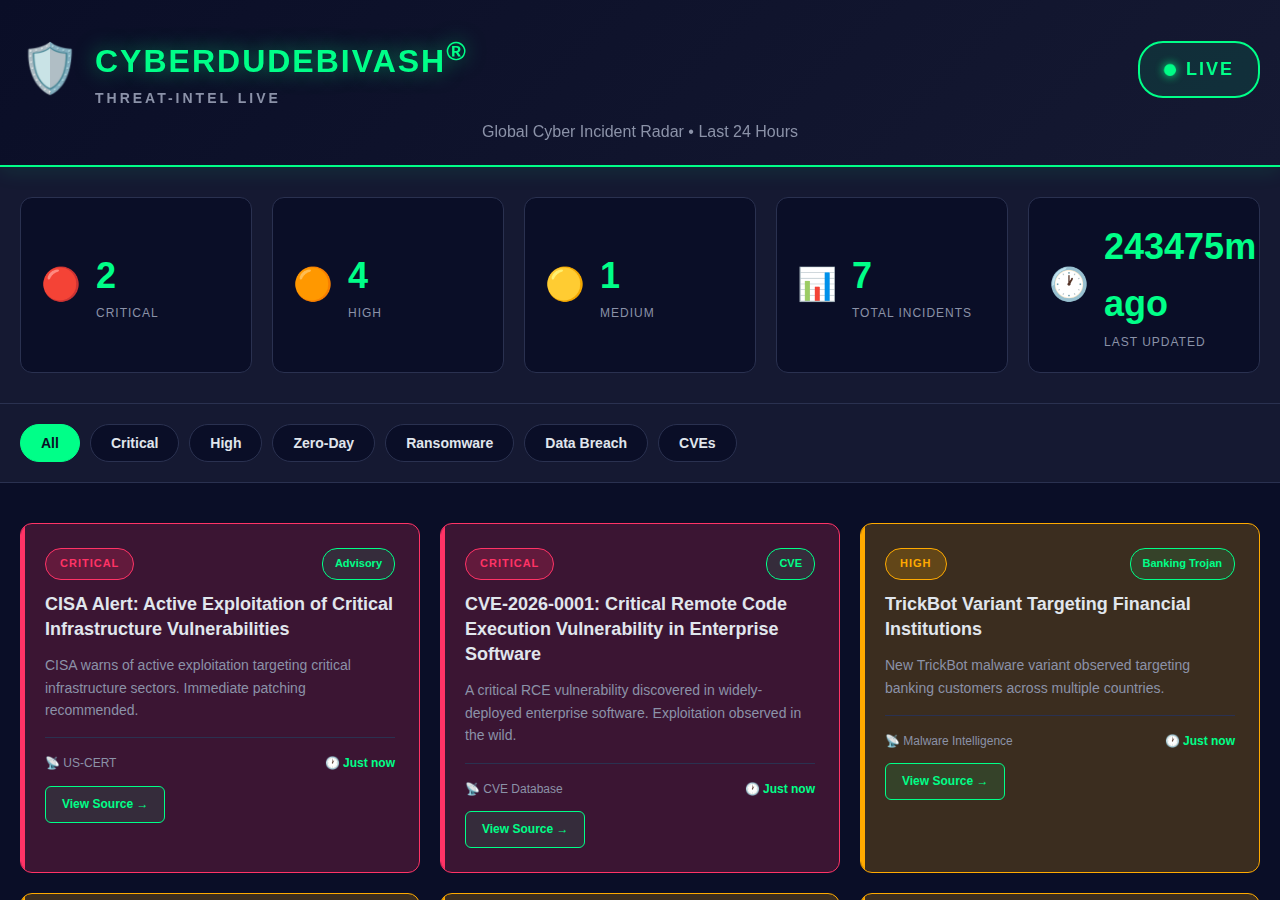
<file: index.html>
<!DOCTYPE html>
<html lang="en">
<head>
    <!-- Open Graph / LinkedIn -->
<meta property="og:title" content="CYBERDUDEBIVASH THREAT-INTEL – LIVE" />
<meta property="og:description" content="Global Cyber Incident Radar tracking data breaches, malware campaigns, zero-day vulnerabilities and critical cyber threats from the last 24 hours." />
<meta property="og:image" content="https://raw.githubusercontent.com/cyberdudebivash/CYBERDUDEBIVASH-THREAT-INTEL/main/assets/threat-intel-og.png" />
<meta property="og:url" content="https://cyberdudebivash.github.io/CYBERDUDEBIVASH-THREAT-INTEL/frontend/dashboard/" />
<meta property="og:type" content="website" />


    <meta charset="UTF-8">
    <meta name="viewport" content="width=device-width, initial-scale=1.0">
    <title>CYBERDUDEBIVASH® THREAT-INTEL LIVE | Global Cyber Incident Radar</title>
    <meta http-equiv="refresh" content="0; url=./frontend/dashboard/index.html">
    <style>
        body {
            margin: 0;
            padding: 0;
            background: linear-gradient(135deg, #0a0e27 0%, #151932 100%);
            color: #00ff88;
            font-family: 'Segoe UI', Tahoma, Geneva, Verdana, sans-serif;
            display: flex;
            align-items: center;
            justify-content: center;
            height: 100vh;
            text-align: center;
        }
        .loader {
            text-align: center;
        }
        .brand {
            font-size: 48px;
            font-weight: 800;
            margin-bottom: 20px;
            text-shadow: 0 0 20px rgba(0, 255, 136, 0.5);
        }
        .subtitle {
            font-size: 18px;
            color: #8b92a8;
            margin-bottom: 40px;
        }
        .spinner {
            width: 60px;
            height: 60px;
            border: 4px solid #2a3150;
            border-top-color: #00ff88;
            border-radius: 50%;
            animation: spin 1s linear infinite;
            margin: 0 auto;
        }
        @keyframes spin {
            to { transform: rotate(360deg); }
        }
        .redirect-text {
            margin-top: 30px;
            font-size: 14px;
            color: #8b92a8;
        }
        .redirect-text a {
            color: #00ff88;
            text-decoration: none;
        }
    </style>
</head>
<body>
    <div class="loader">
        <div class="brand">🛡️ CYBERDUDEBIVASH®</div>
        <div class="subtitle">THREAT-INTEL LIVE | Global Cyber Incident Radar</div>
        <div class="spinner"></div>
        <div class="redirect-text">
            Redirecting to dashboard...<br>
            <a href="./frontend/dashboard/index.html">Click here if not redirected automatically</a>
        </div>
        <div style="margin-top: 40px; font-size: 12px; color: #8b92a8;">
            © 2026 CyberDudeBivash Pvt Ltd | iambivash@cyberdudebivash.com
        </div>
    </div>
</body>
</html>
</file>
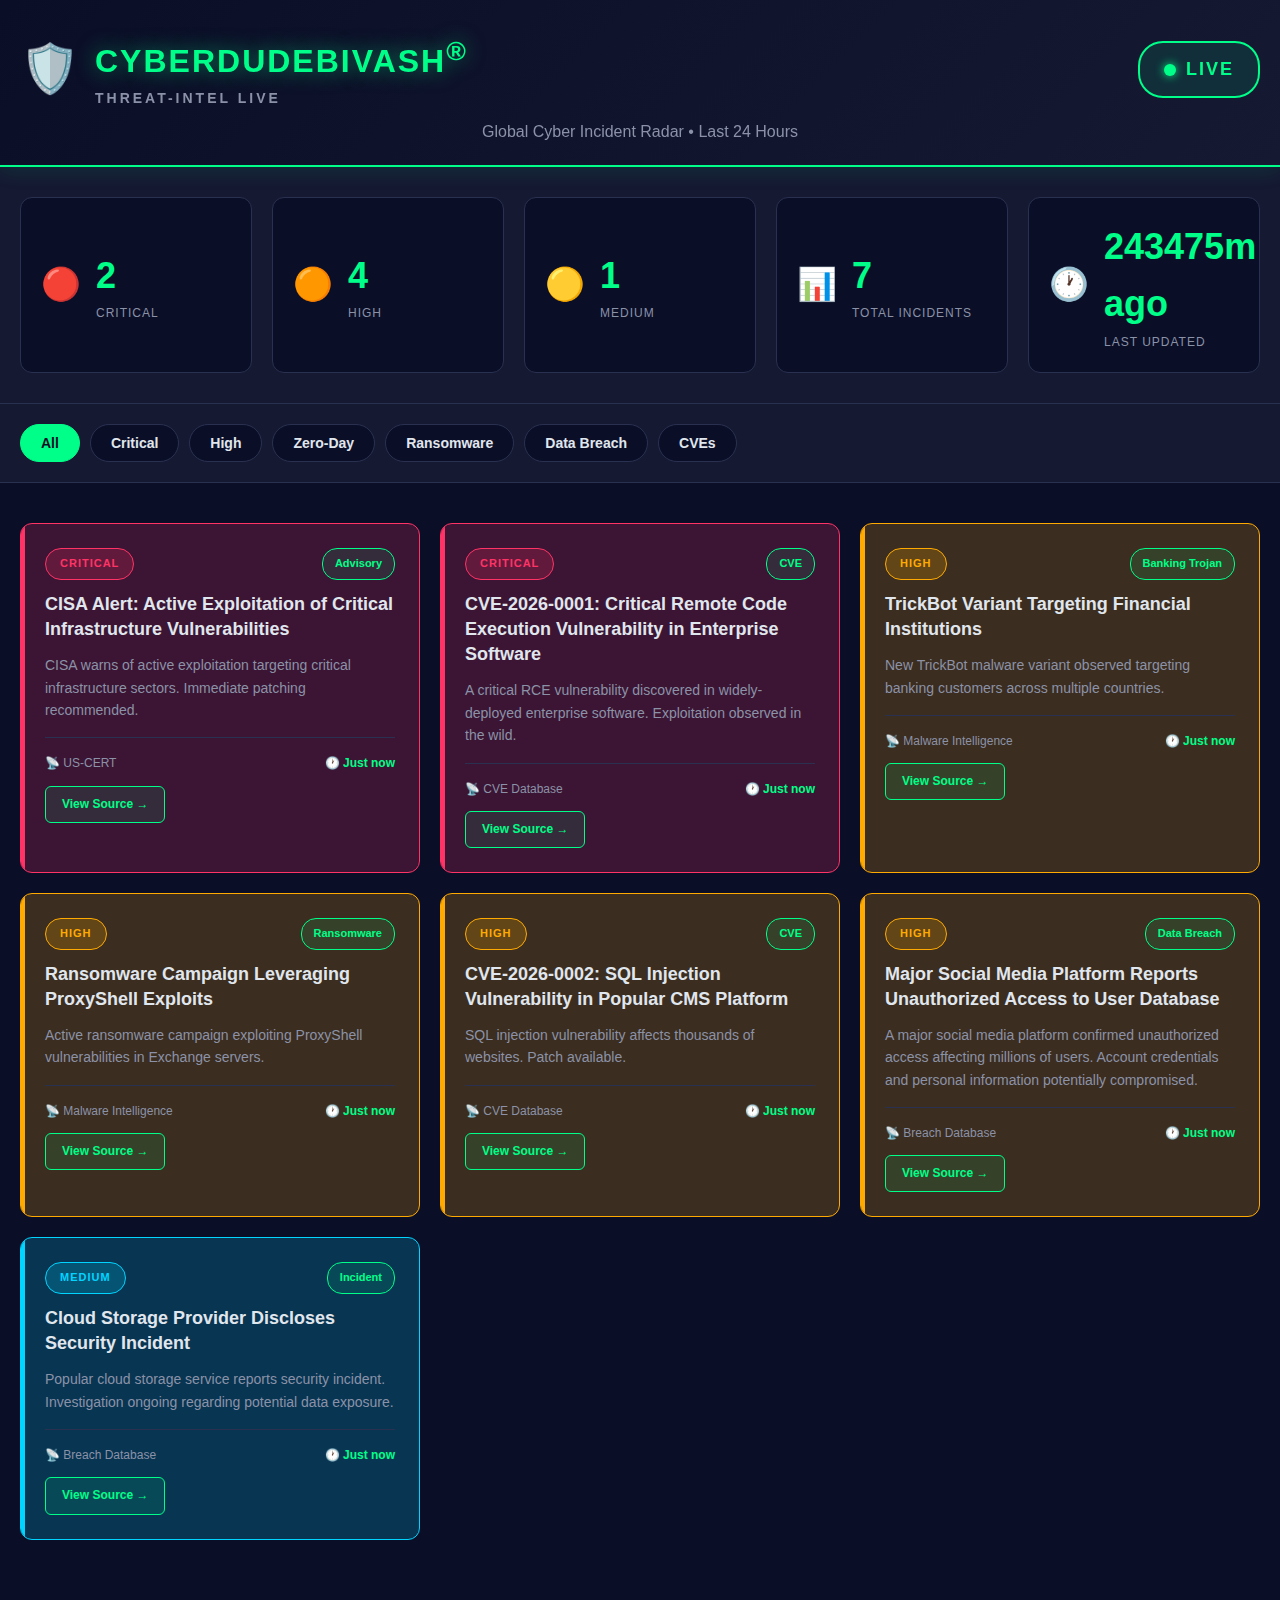
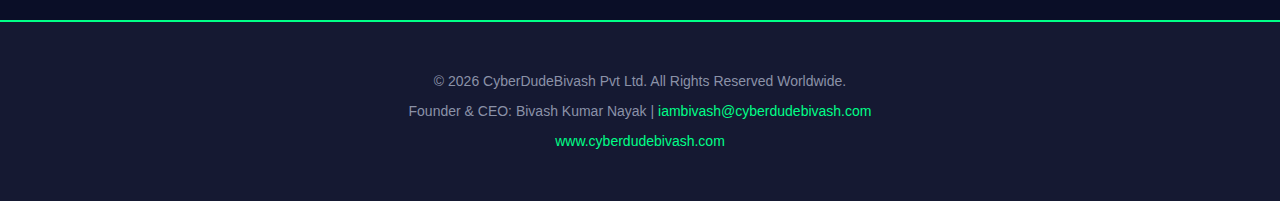
<file: frontend/dashboard/index.html>
<!DOCTYPE html>
<html lang="en">
<head>
    <!-- Open Graph / LinkedIn -->
<meta property="og:title" content="CYBERDUDEBIVASH THREAT-INTEL – LIVE" />
<meta property="og:description" content="Global Cyber Incident Radar tracking data breaches, malware campaigns, zero-day vulnerabilities and critical cyber threats from the last 24 hours." />
<meta property="og:image" content="https://raw.githubusercontent.com/cyberdudebivash/CYBERDUDEBIVASH-THREAT-INTEL/main/assets/threat-intel-og.png" />
<meta property="og:url" content="https://cyberdudebivash.github.io/CYBERDUDEBIVASH-THREAT-INTEL/frontend/dashboard/" />
<meta property="og:type" content="website" />

    <meta charset="UTF-8">
    <meta name="viewport" content="width=device-width, initial-scale=1.0">
    <title>CYBERDUDEBIVASH® THREAT-INTEL LIVE | Global Cyber Incident Radar</title>
    <meta name="description" content="Real-time global cyber threat intelligence feed powered by CyberDudeBivash">
    <link rel="stylesheet" href="../assets/css/dashboard.css">
    <link rel="icon" href="data:image/svg+xml,<svg xmlns=%22http://www.w3.org/2000/svg%22 viewBox=%220 0 100 100%22><text y=%22.9em%22 font-size=%2290%22>🛡️</text></svg>">
</head>
<body>
    <!-- Header -->
    <header class="header">
        <div class="container">
            <div class="header-content">
                <div class="brand">
                    <div class="brand-icon">🛡️</div>
                    <div class="brand-text">
                        <h1>CYBERDUDEBIVASH<sup>®</sup></h1>
                        <p>THREAT-INTEL LIVE</p>
                    </div>
                </div>
                <div class="live-indicator">
                    <span class="pulse"></span>
                    <span class="text">LIVE</span>
                </div>
            </div>
            <div class="subtitle">Global Cyber Incident Radar • Last 24 Hours</div>
        </div>
    </header>

    <!-- Stats Bar -->
    <section class="stats-bar">
        <div class="container">
            <div class="stat-item">
                <div class="stat-icon">🔴</div>
                <div class="stat-content">
                    <div class="stat-value" id="stat-critical">0</div>
                    <div class="stat-label">Critical</div>
                </div>
            </div>
            <div class="stat-item">
                <div class="stat-icon">🟠</div>
                <div class="stat-content">
                    <div class="stat-value" id="stat-high">0</div>
                    <div class="stat-label">High</div>
                </div>
            </div>
            <div class="stat-item">
                <div class="stat-icon">🟡</div>
                <div class="stat-content">
                    <div class="stat-value" id="stat-medium">0</div>
                    <div class="stat-label">Medium</div>
                </div>
            </div>
            <div class="stat-item">
                <div class="stat-icon">📊</div>
                <div class="stat-content">
                    <div class="stat-value" id="stat-total">0</div>
                    <div class="stat-label">Total Incidents</div>
                </div>
            </div>
            <div class="stat-item">
                <div class="stat-icon">🕐</div>
                <div class="stat-content">
                    <div class="stat-value" id="stat-updated">--</div>
                    <div class="stat-label">Last Updated</div>
                </div>
            </div>
        </div>
    </section>

    <!-- Filters -->
    <section class="filters">
        <div class="container">
            <button class="filter-btn active" data-filter="all">All</button>
            <button class="filter-btn" data-filter="CRITICAL">Critical</button>
            <button class="filter-btn" data-filter="HIGH">High</button>
            <button class="filter-btn" data-filter="Zero-Day">Zero-Day</button>
            <button class="filter-btn" data-filter="Ransomware">Ransomware</button>
            <button class="filter-btn" data-filter="Data Breach">Data Breach</button>
            <button class="filter-btn" data-filter="CVE">CVEs</button>
        </div>
    </section>

    <!-- Threat Cards Grid -->
    <section class="threats-section">
        <div class="container">
            <div id="threats-grid" class="threats-grid">
                <!-- Loaded dynamically -->
            </div>
        </div>
    </section>

    <!-- Footer -->
    <footer class="footer">
        <div class="container">
            <p>© 2026 CyberDudeBivash Pvt Ltd. All Rights Reserved Worldwide.</p>
            <p>Founder & CEO: Bivash Kumar Nayak | <a href="mailto:iambivash@cyberdudebivash.com">iambivash@cyberdudebivash.com</a></p>
            <p><a href="https://www.cyberdudebivash.com" target="_blank">www.cyberdudebivash.com</a></p>
        </div>
    </footer>

    <script src="../assets/js/dashboard.js"></script>
</body>
</html>
</file>
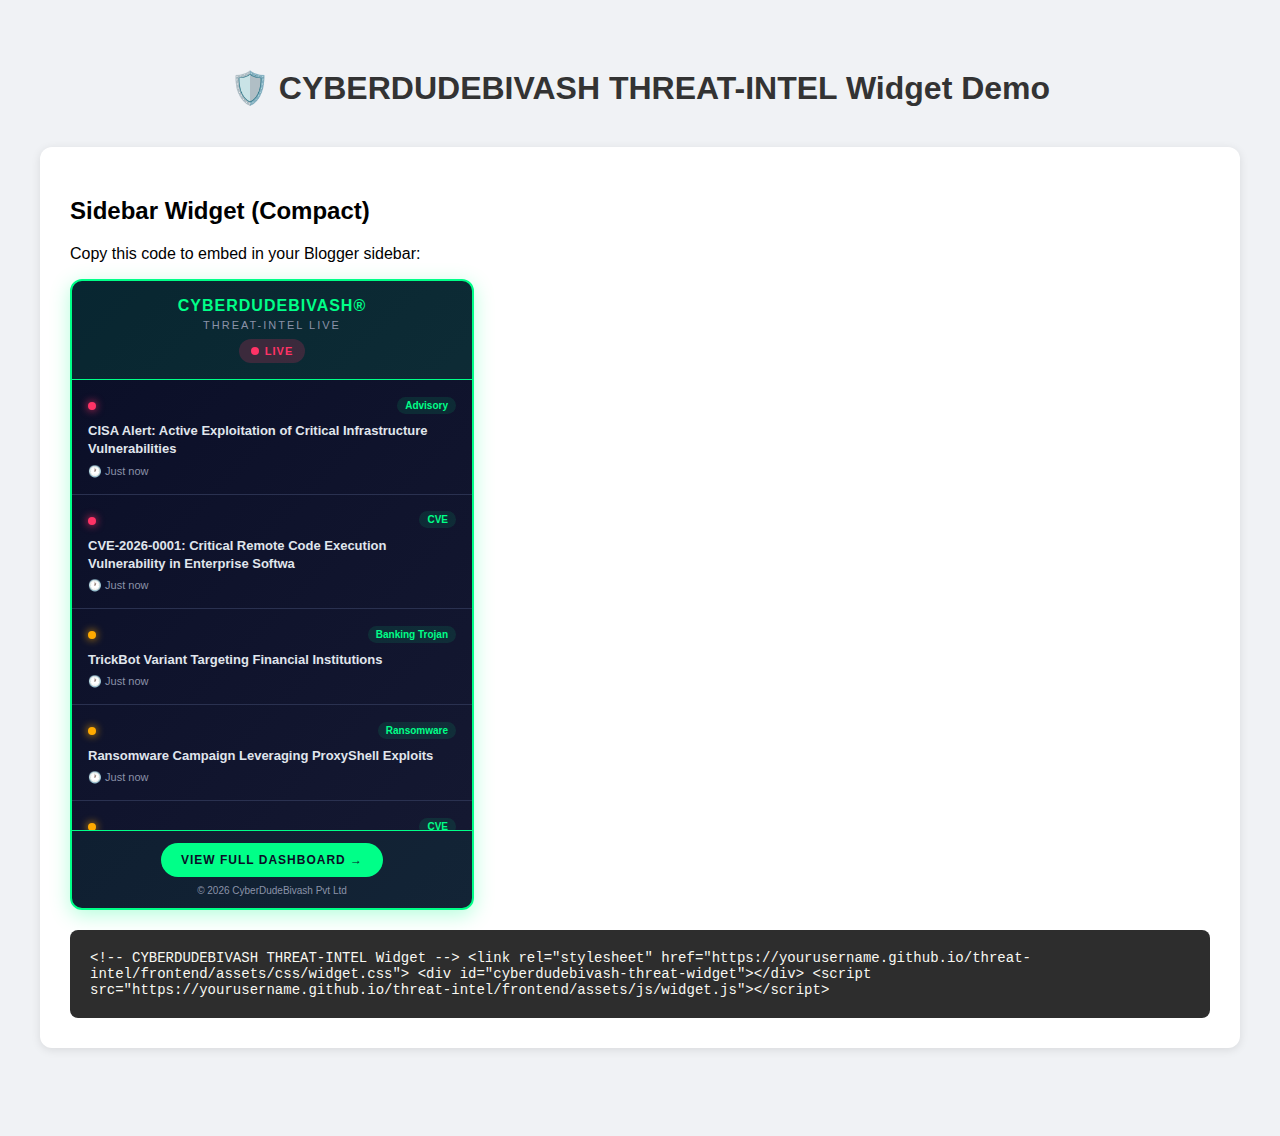
<file: frontend/widget/widget.html>
<!DOCTYPE html>
<html lang="en">
<head>
    <meta charset="UTF-8">
    <meta name="viewport" content="width=device-width, initial-scale=1.0">
    <title>CYBERDUDEBIVASH Threat-Intel Widget Demo</title>
    <style>
        body {
            font-family: Arial, sans-serif;
            background: #f0f2f5;
            padding: 40px 20px;
        }
        .demo-container {
            max-width: 1200px;
            margin: 0 auto;
        }
        h1 {
            text-align: center;
            color: #333;
            margin-bottom: 40px;
        }
        .widget-demo {
            background: white;
            padding: 30px;
            border-radius: 12px;
            box-shadow: 0 2px 10px rgba(0,0,0,0.1);
            margin-bottom: 40px;
        }
        .code-block {
            background: #2d2d2d;
            color: #f8f8f2;
            padding: 20px;
            border-radius: 8px;
            overflow-x: auto;
            font-family: 'Courier New', monospace;
            font-size: 14px;
            margin-top: 20px;
        }
    </style>
</head>
<body>
    <div class="demo-container">
        <h1>🛡️ CYBERDUDEBIVASH THREAT-INTEL Widget Demo</h1>
        
        <div class="widget-demo">
            <h2>Sidebar Widget (Compact)</h2>
            <p>Copy this code to embed in your Blogger sidebar:</p>
            
            <!-- Widget Container -->
            <div id="cyberdudebivash-threat-widget"></div>
            
            <div class="code-block">
&lt;!-- CYBERDUDEBIVASH THREAT-INTEL Widget --&gt;
&lt;link rel="stylesheet" href="https://yourusername.github.io/threat-intel/frontend/assets/css/widget.css"&gt;
&lt;div id="cyberdudebivash-threat-widget"&gt;&lt;/div&gt;
&lt;script src="https://yourusername.github.io/threat-intel/frontend/assets/js/widget.js"&gt;&lt;/script&gt;
            </div>
        </div>
    </div>
    
    <!-- Load widget -->
    <link rel="stylesheet" href="../assets/css/widget.css">
    <script src="../assets/js/widget.js"></script>
</body>
</html>
</file>
<file: frontend/assets/css/dashboard.css>
/* CYBERDUDEBIVASH THREAT-INTEL Dashboard Styles */
/* © 2026 CyberDudeBivash Pvt Ltd */

* {
    margin: 0;
    padding: 0;
    box-sizing: border-box;
}

:root {
    --bg-dark: #0a0e27;
    --bg-card: #151932;
    --bg-hover: #1e2442;
    --primary: #00ff88;
    --danger: #ff3366;
    --warning: #ffaa00;
    --info: #00d4ff;
    --text: #e0e6ed;
    --text-dim: #8b92a8;
    --border: #2a3150;
}

body {
    font-family: 'Segoe UI', Tahoma, Geneva, Verdana, sans-serif;
    background: var(--bg-dark);
    color: var(--text);
    line-height: 1.6;
}

.container {
    max-width: 1400px;
    margin: 0 auto;
    padding: 0 20px;
}

/* Header */
.header {
    background: linear-gradient(135deg, #0a0e27 0%, #151932 100%);
    border-bottom: 2px solid var(--primary);
    padding: 30px 0 20px;
    position: sticky;
    top: 0;
    z-index: 100;
    box-shadow: 0 4px 20px rgba(0, 255, 136, 0.1);
}

.header-content {
    display: flex;
    justify-content: space-between;
    align-items: center;
    margin-bottom: 10px;
}

.brand {
    display: flex;
    align-items: center;
    gap: 15px;
}

.brand-icon {
    font-size: 48px;
    animation: pulse-icon 2s infinite;
}

@keyframes pulse-icon {
    0%, 100% { transform: scale(1); }
    50% { transform: scale(1.1); }
}

.brand-text h1 {
    font-size: 32px;
    font-weight: 800;
    color: var(--primary);
    text-shadow: 0 0 20px rgba(0, 255, 136, 0.5);
    letter-spacing: 2px;
}

.brand-text p {
    font-size: 14px;
    color: var(--text-dim);
    letter-spacing: 3px;
    font-weight: 600;
}

.live-indicator {
    display: flex;
    align-items: center;
    gap: 10px;
    background: rgba(0, 255, 136, 0.1);
    padding: 12px 24px;
    border-radius: 25px;
    border: 2px solid var(--primary);
}

.pulse {
    width: 12px;
    height: 12px;
    background: var(--primary);
    border-radius: 50%;
    animation: pulse 1.5s infinite;
    box-shadow: 0 0 10px var(--primary);
}

@keyframes pulse {
    0%, 100% {
        opacity: 1;
        transform: scale(1);
    }
    50% {
        opacity: 0.5;
        transform: scale(1.3);
    }
}

.live-indicator .text {
    font-weight: 800;
    font-size: 18px;
    color: var(--primary);
    letter-spacing: 2px;
}

.subtitle {
    font-size: 16px;
    color: var(--text-dim);
    text-align: center;
    margin-top: 10px;
}

/* Stats Bar */
.stats-bar {
    background: var(--bg-card);
    padding: 30px 0;
    border-bottom: 1px solid var(--border);
}

.stats-bar .container {
    display: grid;
    grid-template-columns: repeat(auto-fit, minmax(200px, 1fr));
    gap: 20px;
}

.stat-item {
    display: flex;
    align-items: center;
    gap: 15px;
    background: var(--bg-dark);
    padding: 20px;
    border-radius: 12px;
    border: 1px solid var(--border);
    transition: all 0.3s;
}

.stat-item:hover {
    transform: translateY(-3px);
    border-color: var(--primary);
    box-shadow: 0 5px 20px rgba(0, 255, 136, 0.2);
}

.stat-icon {
    font-size: 32px;
}

.stat-value {
    font-size: 36px;
    font-weight: 800;
    color: var(--primary);
}

.stat-label {
    font-size: 12px;
    color: var(--text-dim);
    text-transform: uppercase;
    letter-spacing: 1px;
}

/* Filters */
.filters {
    background: var(--bg-card);
    padding: 20px 0;
    border-bottom: 1px solid var(--border);
    position: sticky;
    top: 140px;
    z-index: 90;
}

.filters .container {
    display: flex;
    gap: 10px;
    flex-wrap: wrap;
}

.filter-btn {
    background: var(--bg-dark);
    color: var(--text);
    border: 1px solid var(--border);
    padding: 10px 20px;
    border-radius: 20px;
    cursor: pointer;
    font-size: 14px;
    font-weight: 600;
    transition: all 0.3s;
}

.filter-btn:hover {
    background: var(--bg-hover);
    border-color: var(--primary);
}

.filter-btn.active {
    background: var(--primary);
    color: var(--bg-dark);
    border-color: var(--primary);
}

/* Threats Grid */
.threats-section {
    padding: 40px 0 80px;
}

.threats-grid {
    display: grid;
    grid-template-columns: repeat(auto-fill, minmax(400px, 1fr));
    gap: 20px;
}

.threat-card {
    background: var(--bg-card);
    border: 1px solid var(--border);
    border-radius: 12px;
    padding: 24px;
    transition: all 0.3s;
    position: relative;
    overflow: hidden;
}

.threat-card::before {
    content: '';
    position: absolute;
    top: 0;
    left: 0;
    width: 4px;
    height: 100%;
    background: var(--primary);
}

.threat-card.severity-CRITICAL::before { background: var(--danger); }
.threat-card.severity-HIGH::before { background: var(--warning); }
.threat-card.severity-MEDIUM::before { background: var(--info); }

.threat-card:hover {
    transform: translateY(-5px);
    box-shadow: 0 10px 30px rgba(0, 255, 136, 0.2);
    border-color: var(--primary);
}

.threat-header {
    display: flex;
    justify-content: space-between;
    align-items: flex-start;
    margin-bottom: 12px;
}

.severity-badge {
    padding: 6px 14px;
    border-radius: 20px;
    font-size: 11px;
    font-weight: 800;
    letter-spacing: 1px;
    text-transform: uppercase;
}

.severity-CRITICAL {
    background: rgba(255, 51, 102, 0.2);
    color: var(--danger);
    border: 1px solid var(--danger);
}

.severity-HIGH {
    background: rgba(255, 170, 0, 0.2);
    color: var(--warning);
    border: 1px solid var(--warning);
}

.severity-MEDIUM {
    background: rgba(0, 212, 255, 0.2);
    color: var(--info);
    border: 1px solid var(--info);
}

.category-badge {
    background: rgba(0, 255, 136, 0.1);
    color: var(--primary);
    padding: 6px 12px;
    border-radius: 15px;
    font-size: 11px;
    font-weight: 600;
    border: 1px solid var(--primary);
}

.threat-title {
    font-size: 18px;
    font-weight: 700;
    color: var(--text);
    margin-bottom: 12px;
    line-height: 1.4;
}

.threat-description {
    font-size: 14px;
    color: var(--text-dim);
    margin-bottom: 16px;
    line-height: 1.6;
}

.threat-meta {
    display: flex;
    justify-content: space-between;
    align-items: center;
    padding-top: 16px;
    border-top: 1px solid var(--border);
}

.threat-source {
    font-size: 12px;
    color: var(--text-dim);
}

.threat-time {
    font-size: 12px;
    color: var(--primary);
    font-weight: 600;
}

.threat-link {
    display: inline-block;
    margin-top: 12px;
    padding: 8px 16px;
    background: rgba(0, 255, 136, 0.1);
    color: var(--primary);
    text-decoration: none;
    border-radius: 6px;
    font-size: 12px;
    font-weight: 600;
    border: 1px solid var(--primary);
    transition: all 0.3s;
}

.threat-link:hover {
    background: var(--primary);
    color: var(--bg-dark);
}

/* Footer */
.footer {
    background: var(--bg-card);
    border-top: 2px solid var(--primary);
    padding: 40px 0;
    text-align: center;
}

.footer p {
    margin: 8px 0;
    color: var(--text-dim);
    font-size: 14px;
}

.footer a {
    color: var(--primary);
    text-decoration: none;
    transition: all 0.3s;
}

.footer a:hover {
    text-decoration: underline;
}

/* Loading Animation */
.loading {
    text-align: center;
    padding: 60px 20px;
    color: var(--text-dim);
}

.loading-spinner {
    width: 50px;
    height: 50px;
    border: 4px solid var(--border);
    border-top-color: var(--primary);
    border-radius: 50%;
    animation: spin 1s linear infinite;
    margin: 0 auto 20px;
}

@keyframes spin {
    to { transform: rotate(360deg); }
}

/* Responsive */
@media (max-width: 768px) {
    .brand-text h1 {
        font-size: 24px;
    }
    
    .threats-grid {
        grid-template-columns: 1fr;
    }
    
    .header {
        position: relative;
    }
    
    .filters {
        position: relative;
        top: 0;
    }
}
</file>
<file: frontend/assets/css/widget.css>
/* CYBERDUDEBIVASH THREAT-INTEL Sidebar Widget */
/* © 2026 CyberDudeBivash Pvt Ltd */

#cyberdudebivash-threat-widget {
    background: linear-gradient(135deg, #0a0e27 0%, #151932 100%);
    border: 2px solid #00ff88;
    border-radius: 12px;
    overflow: hidden;
    font-family: 'Segoe UI', Tahoma, Geneva, Verdana, sans-serif;
    box-shadow: 0 5px 20px rgba(0, 255, 136, 0.3);
    max-width: 400px;
}

.cdb-widget-header {
    background: rgba(0, 255, 136, 0.1);
    padding: 16px;
    border-bottom: 1px solid #00ff88;
    text-align: center;
}

.cdb-widget-brand {
    font-size: 16px;
    font-weight: 800;
    color: #00ff88;
    letter-spacing: 1px;
    margin-bottom: 4px;
}

.cdb-widget-subtitle {
    font-size: 11px;
    color: #8b92a8;
    text-transform: uppercase;
    letter-spacing: 2px;
}

.cdb-live-badge {
    display: inline-flex;
    align-items: center;
    gap: 6px;
    background: rgba(255, 51, 102, 0.2);
    padding: 6px 12px;
    border-radius: 15px;
    margin-top: 8px;
}

.cdb-pulse {
    width: 8px;
    height: 8px;
    background: #ff3366;
    border-radius: 50%;
    animation: cdb-pulse 1.5s infinite;
}

@keyframes cdb-pulse {
    0%, 100% { opacity: 1; transform: scale(1); }
    50% { opacity: 0.3; transform: scale(1.5); }
}

.cdb-live-text {
    font-size: 11px;
    font-weight: 800;
    color: #ff3366;
    letter-spacing: 1px;
}

.cdb-widget-threats {
    max-height: 450px;
    overflow-y: auto;
}

.cdb-widget-threats::-webkit-scrollbar {
    width: 6px;
}

.cdb-widget-threats::-webkit-scrollbar-track {
    background: #0a0e27;
}

.cdb-widget-threats::-webkit-scrollbar-thumb {
    background: #00ff88;
    border-radius: 3px;
}

.cdb-threat-item {
    padding: 16px;
    border-bottom: 1px solid #2a3150;
    transition: all 0.3s;
    cursor: pointer;
}

.cdb-threat-item:hover {
    background: rgba(0, 255, 136, 0.05);
}

.cdb-threat-item:last-child {
    border-bottom: none;
}

.cdb-threat-header-row {
    display: flex;
    justify-content: space-between;
    align-items: center;
    margin-bottom: 8px;
}

.cdb-severity-dot {
    width: 8px;
    height: 8px;
    border-radius: 50%;
    display: inline-block;
    margin-right: 6px;
}

.cdb-severity-dot.critical { background: #ff3366; box-shadow: 0 0 8px #ff3366; }
.cdb-severity-dot.high { background: #ffaa00; box-shadow: 0 0 8px #ffaa00; }
.cdb-severity-dot.medium { background: #00d4ff; box-shadow: 0 0 8px #00d4ff; }

.cdb-category-mini {
    font-size: 10px;
    color: #00ff88;
    background: rgba(0, 255, 136, 0.1);
    padding: 3px 8px;
    border-radius: 10px;
    font-weight: 600;
}

.cdb-threat-title-mini {
    font-size: 13px;
    color: #e0e6ed;
    font-weight: 600;
    line-height: 1.4;
    margin-bottom: 6px;
}

.cdb-threat-time-mini {
    font-size: 11px;
    color: #8b92a8;
}

.cdb-widget-footer {
    background: rgba(0, 255, 136, 0.05);
    padding: 12px 16px;
    text-align: center;
    border-top: 1px solid #00ff88;
}

.cdb-view-all-btn {
    display: inline-block;
    background: #00ff88;
    color: #0a0e27;
    padding: 10px 20px;
    border-radius: 20px;
    text-decoration: none;
    font-size: 12px;
    font-weight: 800;
    letter-spacing: 1px;
    transition: all 0.3s;
}

.cdb-view-all-btn:hover {
    transform: scale(1.05);
    box-shadow: 0 0 15px rgba(0, 255, 136, 0.5);
}

.cdb-copyright {
    font-size: 10px;
    color: #8b92a8;
    margin-top: 8px;
}
</file>
